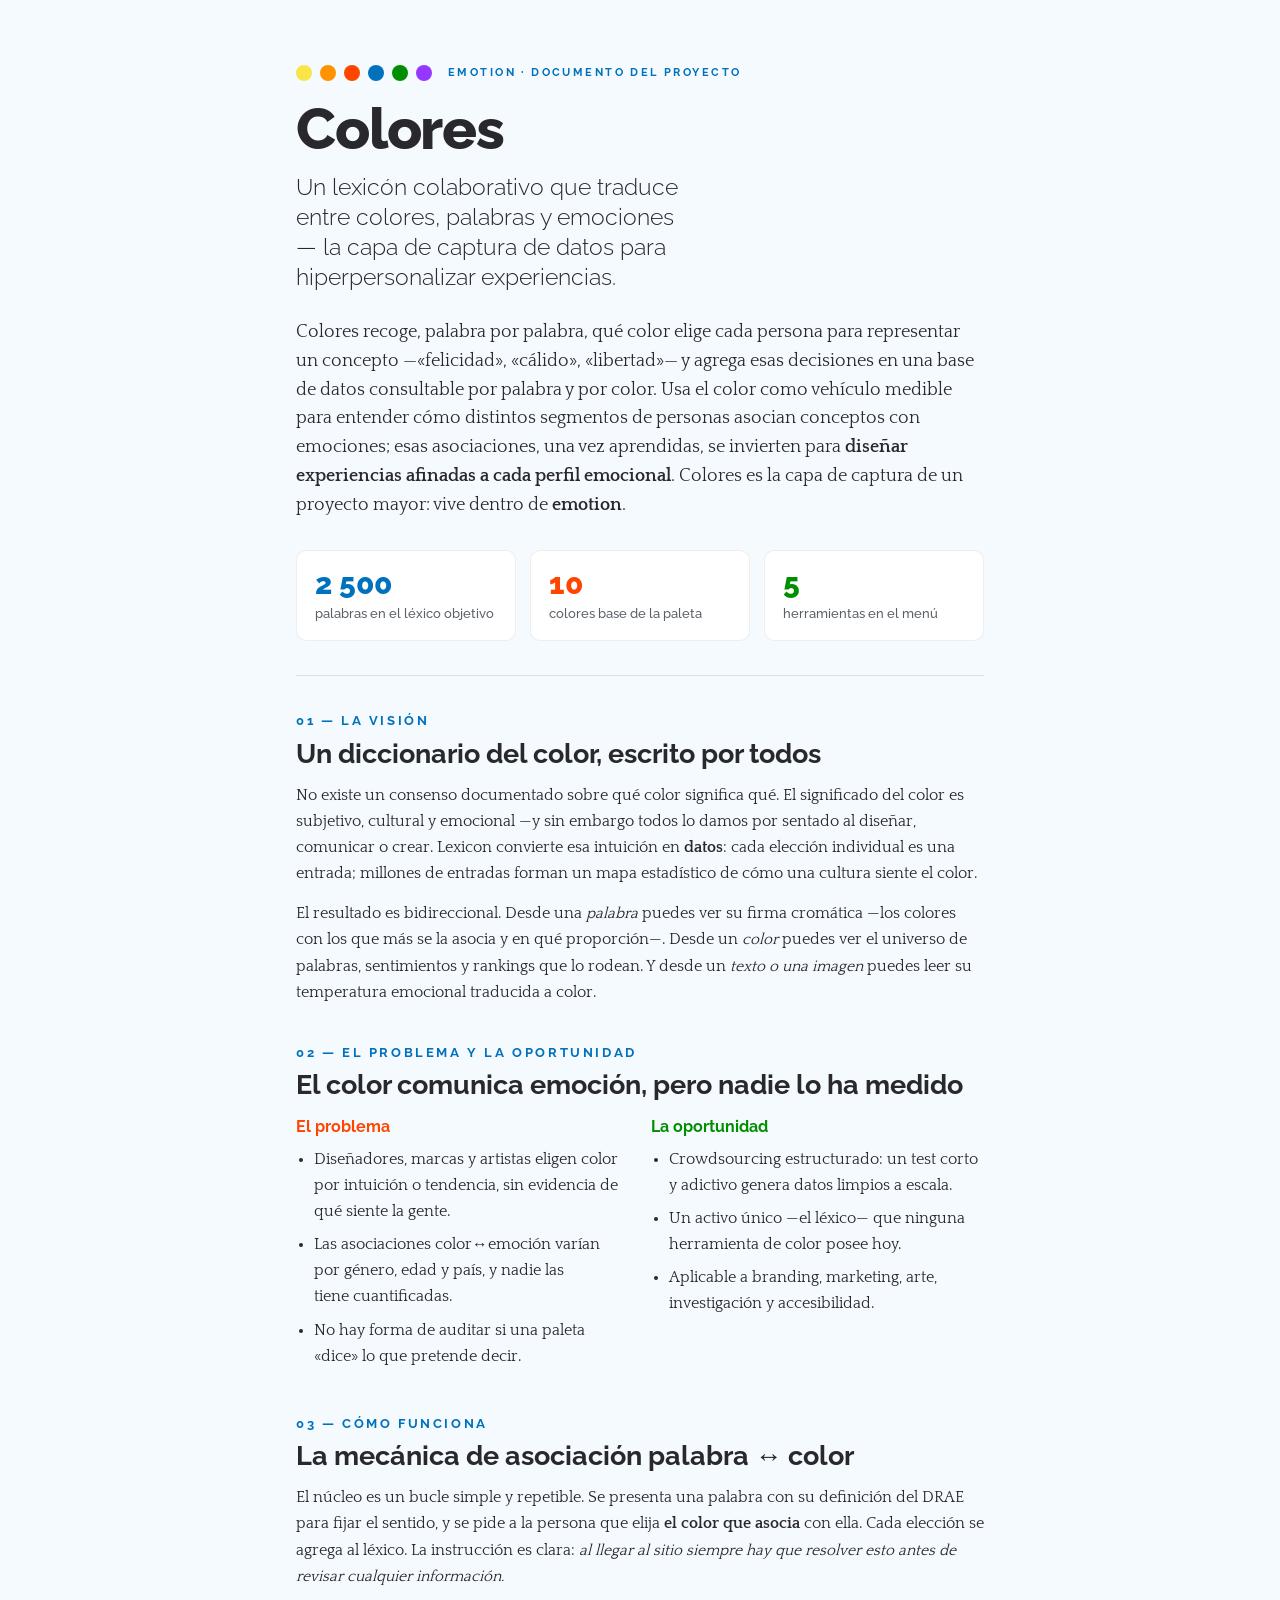
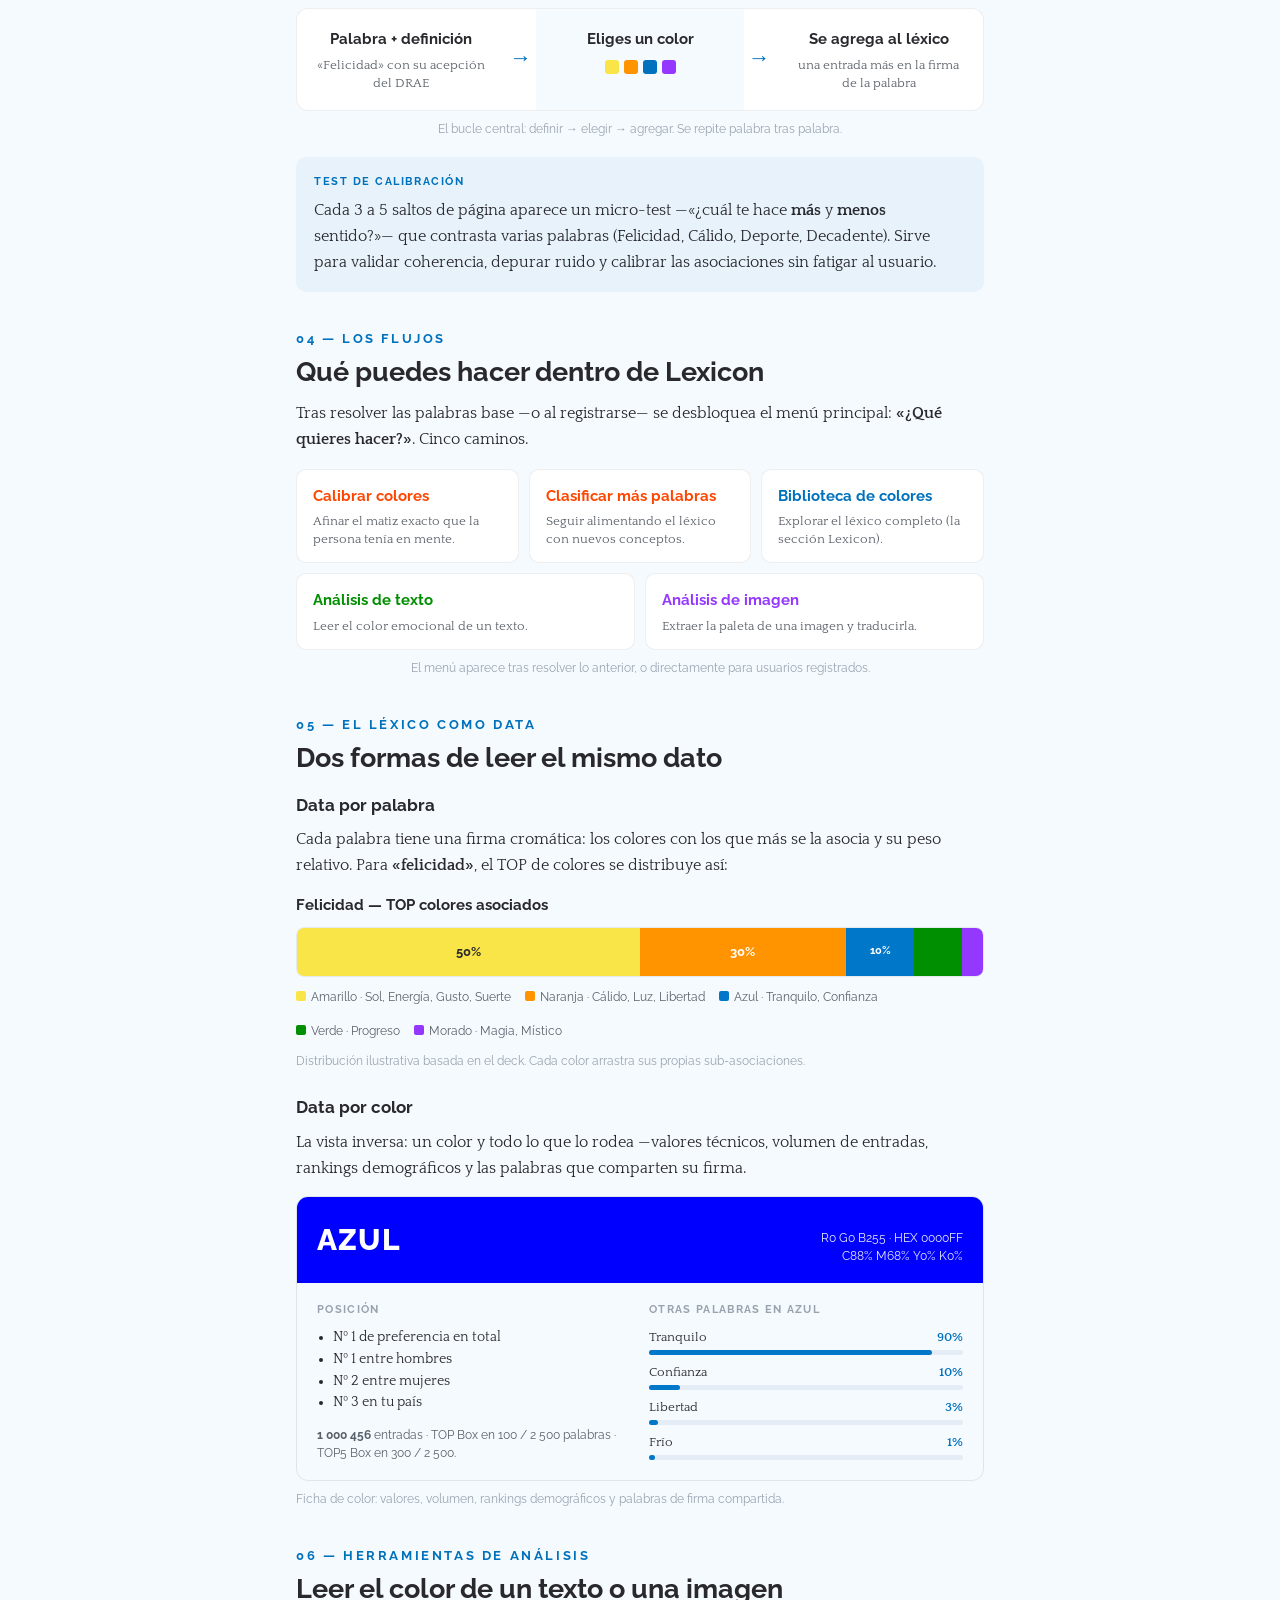
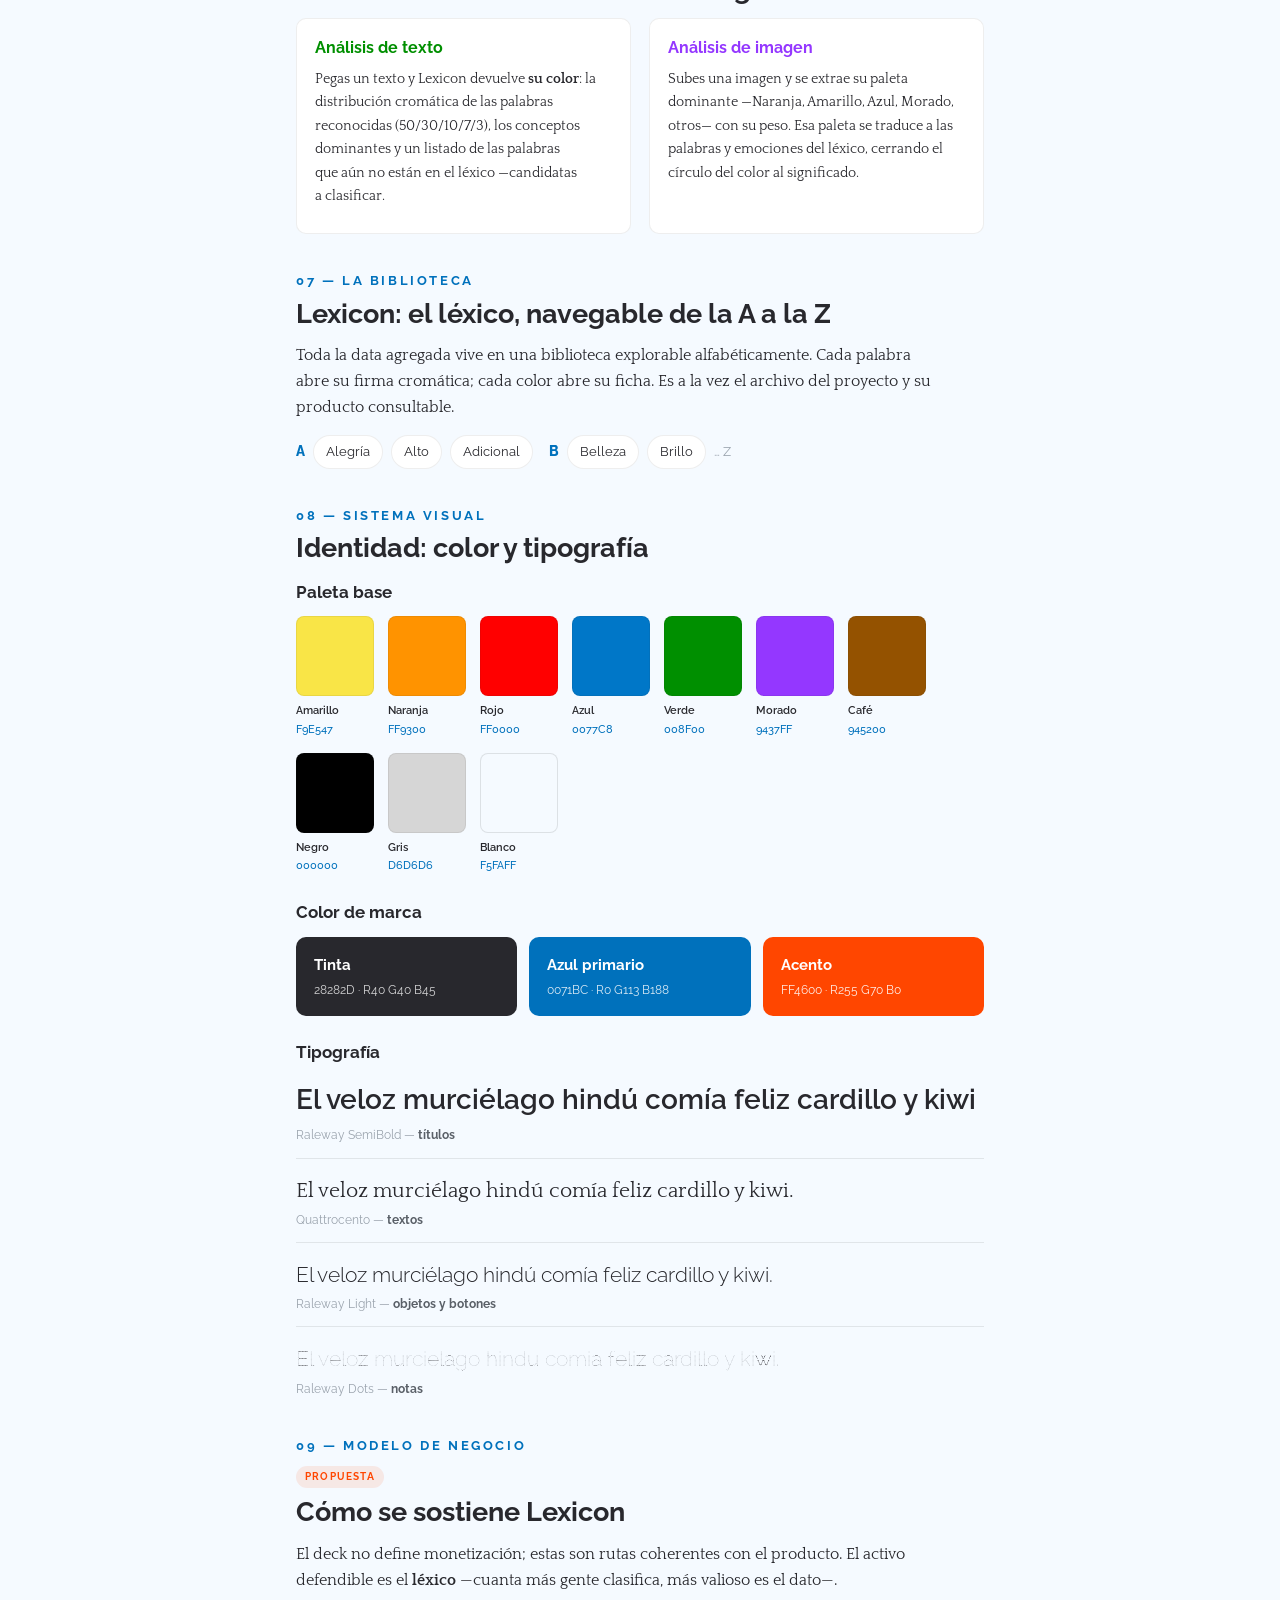
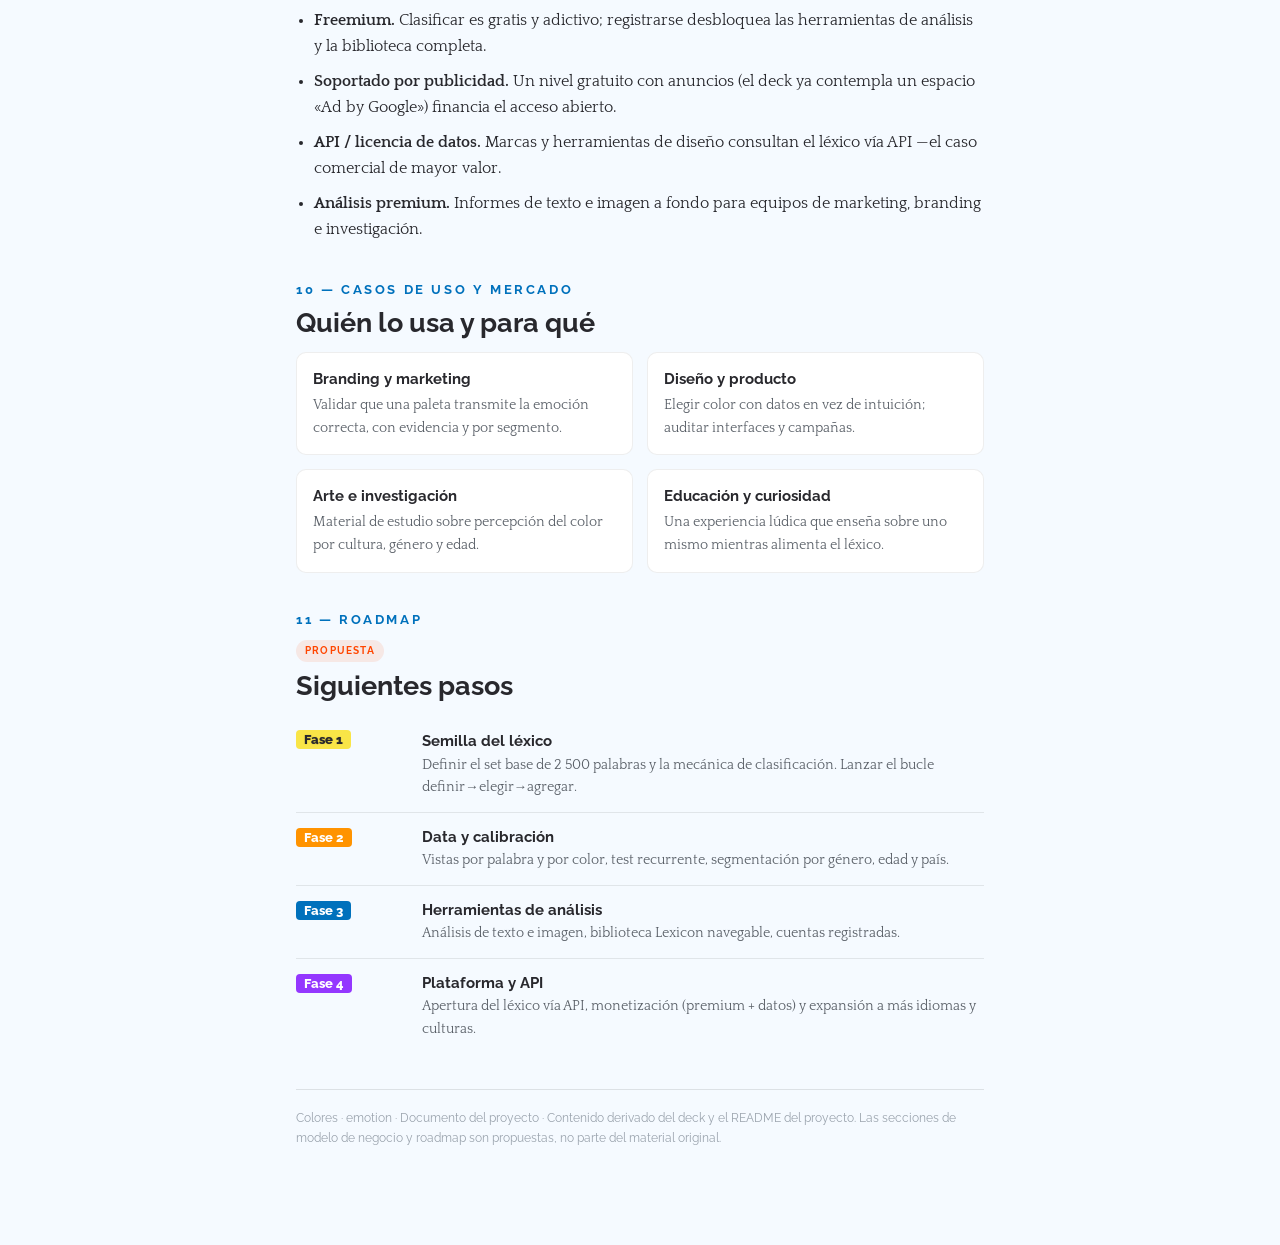
<file: docs/Colores-documento-proyecto.html>
<!DOCTYPE html>
<html>
<head>
<meta charset="utf-8">
<meta name="viewport" content="width=device-width, initial-scale=1">

</head>
<body>
<x-dc>
<helmet>
<link rel="preconnect" href="https://fonts.googleapis.com">
<link rel="preconnect" href="https://fonts.gstatic.com" crossorigin>
<link href="https://fonts.googleapis.com/css2?family=Raleway:ital,wght@0,300;0,400;0,500;0,600;0,700;0,800;1,400&family=Quattrocento:wght@400;700&family=Raleway+Dots&display=swap" rel="stylesheet">
<style>
  body { margin: 0; background: #F5FAFF; }
  .doc { box-sizing: border-box; max-width: 8.5in; margin: 0 auto; background: inherit;
         padding: 64px clamp(24px, 5vw, 0.75in) 96px;
         font-family: Quattrocento, Georgia, serif; color: #28282D;
         font-size: 15.5px; line-height: 1.68; }
  .doc-frame { width: 100%; border-collapse: collapse; }
  .doc-frame td { padding: 0; }
  .running-hdr, .running-ftr, .hdr-space, .ftr-space { display: none; }
  .doc h1, .doc h2, .doc h3, .doc h4 { font-family: Raleway, sans-serif; color: #28282D; }
  h1, h2, h3 { text-wrap: balance; }
  p, li { text-wrap: pretty; }
  .doc a { color: #0071BC; }
  @page { size: letter; margin: 0; }
  @media print {
    html { -webkit-print-color-adjust: exact; print-color-adjust: exact; }
    html, body { margin: 0; padding: 0; }
    .doc { max-width: none !important; margin: 0 !important; padding: 0 0.75in !important;
           box-shadow: none !important; border: none !important; }
    #dc-root, .sc-host { height: auto !important; }
    .hdr-space, .ftr-space { display: table-cell; height: 0.7in !important; }
    .running-hdr, .running-ftr { display: flex !important; justify-content: space-between;
           align-items: baseline; position: fixed !important; left: 0; right: 0; margin: 0 !important;
           font-family: Raleway, sans-serif; font-size: 10px; letter-spacing: 0.08em;
           text-transform: uppercase; color: #9aa3ad; }
    .running-hdr { top: 0; padding: 0.32in 0.75in 0 !important; }
    .running-ftr { bottom: 0; padding: 0 0.75in 0.32in !important; }
    h1, h2, h3, h4, h5, h6 { break-after: avoid; }
    figure, pre, blockquote, .keep { break-inside: avoid; }
    p, li { orphans: 3; widows: 3; }
    .screen-only { display: none !important; }
  }
</style>
</helmet>
<main class="doc">
  <table class="doc-frame" role="presentation">
    <thead><tr><td class="hdr-space"></td></tr></thead>
    <tbody><tr><td>

      <div class="running-hdr"><span>Colores</span><span>Documento del proyecto</span></div>
      <div class="running-ftr"><span>Confidencial</span><span>Borrador · 2026</span></div>

      <!-- ===== PORTADA / RESUMEN ===== -->
      <div style="display:flex;gap:8px;align-items:center;margin-bottom:18px">
        <span style="width:16px;height:16px;border-radius:50%;background:#F9E547"></span>
        <span style="width:16px;height:16px;border-radius:50%;background:#FF9300"></span>
        <span style="width:16px;height:16px;border-radius:50%;background:#FF4600"></span>
        <span style="width:16px;height:16px;border-radius:50%;background:#0071BC"></span>
        <span style="width:16px;height:16px;border-radius:50%;background:#008F00"></span>
        <span style="width:16px;height:16px;border-radius:50%;background:#9437FF"></span>
        <span style="font-family:Raleway,sans-serif;font-size:11px;font-weight:700;letter-spacing:0.22em;text-transform:uppercase;color:#0071BC;margin-left:8px">emotion · Documento del proyecto</span>
      </div>

      <h1 style="font-size:58px;font-weight:800;line-height:1.0;letter-spacing:-0.02em;margin:0 0 14px">Colores</h1>
      <p style="font-family:Raleway,sans-serif;font-weight:300;font-size:23px;line-height:1.3;color:#28282D;margin:0 0 26px;max-width:32ch">Un lexicón colaborativo que traduce entre colores, palabras y emociones — la capa de captura de datos para hiperpersonalizar experiencias.</p>

      <p style="font-size:18px;line-height:1.6;margin:0 0 8px;max-width:62ch">Colores recoge, palabra por palabra, qué color elige cada persona para representar un concepto —«felicidad», «cálido», «libertad»— y agrega esas decisiones en una base de datos consultable por palabra y por color. Usa el color como vehículo medible para entender cómo distintos segmentos de personas asocian conceptos con emociones; esas asociaciones, una vez aprendidas, se invierten para <strong>diseñar experiencias afinadas a cada perfil emocional</strong>. Colores es la capa de captura de un proyecto mayor: vive dentro de <strong>emotion</strong>.</p>

      <div class="keep" style="display:grid;grid-template-columns:repeat(3,1fr);gap:14px;margin:30px 0 8px">
        <div style="background:#fff;border:1px solid rgba(40,40,45,.08);border-radius:10px;padding:18px 18px 16px">
          <div style="font-family:Raleway,sans-serif;font-weight:800;font-size:30px;color:#0071BC;line-height:1">2 500</div>
          <div style="font-family:Raleway,sans-serif;font-size:13px;font-weight:500;color:#5a6068;margin-top:4px">palabras en el léxico objetivo</div>
        </div>
        <div style="background:#fff;border:1px solid rgba(40,40,45,.08);border-radius:10px;padding:18px 18px 16px">
          <div style="font-family:Raleway,sans-serif;font-weight:800;font-size:30px;color:#FF4600;line-height:1">10</div>
          <div style="font-family:Raleway,sans-serif;font-size:13px;font-weight:500;color:#5a6068;margin-top:4px">colores base de la paleta</div>
        </div>
        <div style="background:#fff;border:1px solid rgba(40,40,45,.08);border-radius:10px;padding:18px 18px 16px">
          <div style="font-family:Raleway,sans-serif;font-weight:800;font-size:30px;color:#008F00;line-height:1">5</div>
          <div style="font-family:Raleway,sans-serif;font-size:13px;font-weight:500;color:#5a6068;margin-top:4px">herramientas en el menú</div>
        </div>
      </div>

      <hr style="border:none;border-top:1px solid rgba(40,40,45,.12);margin:34px 0">

      <!-- ===== 1. VISIÓN ===== -->
      <h2 style="font-size:13px;font-weight:700;letter-spacing:0.2em;text-transform:uppercase;color:#0071BC;margin:0 0 6px">01 — La visión</h2>
      <h3 style="font-size:27px;font-weight:700;line-height:1.15;margin:0 0 14px">Un diccionario del color, escrito por todos</h3>
      <p style="margin:0 0 14px">No existe un consenso documentado sobre qué color significa qué. El significado del color es subjetivo, cultural y emocional —y sin embargo todos lo damos por sentado al diseñar, comunicar o crear. Lexicon convierte esa intuición en <strong>datos</strong>: cada elección individual es una entrada; millones de entradas forman un mapa estadístico de cómo una cultura siente el color.</p>
      <p style="margin:0 0 14px">El resultado es bidireccional. Desde una <em>palabra</em> puedes ver su firma cromática —los colores con los que más se la asocia y en qué proporción—. Desde un <em>color</em> puedes ver el universo de palabras, sentimientos y rankings que lo rodean. Y desde un <em>texto o una imagen</em> puedes leer su temperatura emocional traducida a color.</p>

      <!-- ===== 2. PROBLEMA Y OPORTUNIDAD ===== -->
      <h2 style="font-size:13px;font-weight:700;letter-spacing:0.2em;text-transform:uppercase;color:#0071BC;margin:36px 0 6px">02 — El problema y la oportunidad</h2>
      <h3 style="font-size:27px;font-weight:700;line-height:1.15;margin:0 0 14px">El color comunica emoción, pero nadie lo ha medido</h3>
      <div style="display:grid;grid-template-columns:1fr 1fr;gap:22px;margin:6px 0 4px">
        <div>
          <h4 style="font-size:16px;font-weight:700;margin:0 0 6px;color:#FF4600">El problema</h4>
          <ul style="margin:0;padding-left:18px">
            <li style="margin-bottom:7px">Diseñadores, marcas y artistas eligen color por intuición o tendencia, sin evidencia de qué siente la gente.</li>
            <li style="margin-bottom:7px">Las asociaciones color↔emoción varían por género, edad y país, y nadie las tiene cuantificadas.</li>
            <li style="margin-bottom:7px">No hay forma de auditar si una paleta «dice» lo que pretende decir.</li>
          </ul>
        </div>
        <div>
          <h4 style="font-size:16px;font-weight:700;margin:0 0 6px;color:#008F00">La oportunidad</h4>
          <ul style="margin:0;padding-left:18px">
            <li style="margin-bottom:7px">Crowdsourcing estructurado: un test corto y adictivo genera datos limpios a escala.</li>
            <li style="margin-bottom:7px">Un activo único —el léxico— que ninguna herramienta de color posee hoy.</li>
            <li style="margin-bottom:7px">Aplicable a branding, marketing, arte, investigación y accesibilidad.</li>
          </ul>
        </div>
      </div>

      <!-- ===== 3. CÓMO FUNCIONA ===== -->
      <h2 style="font-size:13px;font-weight:700;letter-spacing:0.2em;text-transform:uppercase;color:#0071BC;margin:36px 0 6px">03 — Cómo funciona</h2>
      <h3 style="font-size:27px;font-weight:700;line-height:1.15;margin:0 0 14px">La mecánica de asociación palabra ↔ color</h3>
      <p style="margin:0 0 18px">El núcleo es un bucle simple y repetible. Se presenta una palabra con su definición del DRAE para fijar el sentido, y se pide a la persona que elija <strong>el color que asocia</strong> con ella. Cada elección se agrega al léxico. La instrucción es clara: <em>al llegar al sitio siempre hay que resolver esto antes de revisar cualquier información.</em></p>

      <figure class="keep" style="margin:0 0 18px">
        <div style="display:flex;align-items:stretch;gap:0;background:#fff;border:1px solid rgba(40,40,45,.08);border-radius:12px;overflow:hidden">
          <div style="flex:1;padding:18px 16px;text-align:center">
            <div style="font-family:Raleway,sans-serif;font-weight:700;font-size:15px">Palabra + definición</div>
            <div style="font-size:13px;color:#5a6068;margin-top:4px;line-height:1.4">«Felicidad» con su acepción del DRAE</div>
          </div>
          <div style="display:flex;align-items:center;color:#0071BC;font-size:22px;padding:0 4px">→</div>
          <div style="flex:1;padding:18px 16px;text-align:center;background:#F5FAFF">
            <div style="font-family:Raleway,sans-serif;font-weight:700;font-size:15px">Eliges un color</div>
            <div style="display:flex;justify-content:center;gap:5px;margin-top:8px">
              <span style="width:14px;height:14px;border-radius:3px;background:#F9E547"></span>
              <span style="width:14px;height:14px;border-radius:3px;background:#FF9300"></span>
              <span style="width:14px;height:14px;border-radius:3px;background:#0071BC"></span>
              <span style="width:14px;height:14px;border-radius:3px;background:#9437FF"></span>
            </div>
          </div>
          <div style="display:flex;align-items:center;color:#0071BC;font-size:22px;padding:0 4px">→</div>
          <div style="flex:1;padding:18px 16px;text-align:center">
            <div style="font-family:Raleway,sans-serif;font-weight:700;font-size:15px">Se agrega al léxico</div>
            <div style="font-size:13px;color:#5a6068;margin-top:4px;line-height:1.4">una entrada más en la firma de la palabra</div>
          </div>
        </div>
        <figcaption style="font-family:Raleway,sans-serif;font-size:12px;color:#9aa3ad;margin-top:8px;text-align:center">El bucle central: definir → elegir → agregar. Se repite palabra tras palabra.</figcaption>
      </figure>

      <div class="keep" style="background:rgba(0,113,188,.06);border-radius:10px;padding:16px 18px;margin:0 0 6px">
        <div style="font-family:Raleway,sans-serif;font-size:11px;font-weight:700;letter-spacing:0.14em;text-transform:uppercase;color:#0071BC;margin-bottom:6px">Test de calibración</div>
        <p style="margin:0">Cada 3 a 5 saltos de página aparece un micro-test —«¿cuál te hace <strong>más</strong> y <strong>menos</strong> sentido?»— que contrasta varias palabras (Felicidad, Cálido, Deporte, Decadente). Sirve para validar coherencia, depurar ruido y calibrar las asociaciones sin fatigar al usuario.</p>
      </div>

      <!-- ===== 4. FLUJOS ===== -->
      <h2 style="font-size:13px;font-weight:700;letter-spacing:0.2em;text-transform:uppercase;color:#0071BC;margin:36px 0 6px">04 — Los flujos</h2>
      <h3 style="font-size:27px;font-weight:700;line-height:1.15;margin:0 0 14px">Qué puedes hacer dentro de Lexicon</h3>
      <p style="margin:0 0 16px">Tras resolver las palabras base —o al registrarse— se desbloquea el menú principal: <strong>«¿Qué quieres hacer?»</strong>. Cinco caminos.</p>

      <figure class="keep" style="margin:0 0 10px">
        <div style="display:flex;flex-wrap:wrap;gap:10px">
          <div style="flex:1;min-width:150px;background:#fff;border:1px solid rgba(40,40,45,.08);border-radius:10px;padding:14px 16px">
            <div style="font-family:Raleway,sans-serif;font-weight:700;font-size:15px;color:#FF4600">Calibrar colores</div>
            <div style="font-size:13px;color:#5a6068;line-height:1.4;margin-top:3px">Afinar el matiz exacto que la persona tenía en mente.</div>
          </div>
          <div style="flex:1;min-width:150px;background:#fff;border:1px solid rgba(40,40,45,.08);border-radius:10px;padding:14px 16px">
            <div style="font-family:Raleway,sans-serif;font-weight:700;font-size:15px;color:#FF4600">Clasificar más palabras</div>
            <div style="font-size:13px;color:#5a6068;line-height:1.4;margin-top:3px">Seguir alimentando el léxico con nuevos conceptos.</div>
          </div>
          <div style="flex:1;min-width:150px;background:#fff;border:1px solid rgba(40,40,45,.08);border-radius:10px;padding:14px 16px">
            <div style="font-family:Raleway,sans-serif;font-weight:700;font-size:15px;color:#0071BC">Biblioteca de colores</div>
            <div style="font-size:13px;color:#5a6068;line-height:1.4;margin-top:3px">Explorar el léxico completo (la sección Lexicon).</div>
          </div>
          <div style="flex:1;min-width:150px;background:#fff;border:1px solid rgba(40,40,45,.08);border-radius:10px;padding:14px 16px">
            <div style="font-family:Raleway,sans-serif;font-weight:700;font-size:15px;color:#008F00">Análisis de texto</div>
            <div style="font-size:13px;color:#5a6068;line-height:1.4;margin-top:3px">Leer el color emocional de un texto.</div>
          </div>
          <div style="flex:1;min-width:150px;background:#fff;border:1px solid rgba(40,40,45,.08);border-radius:10px;padding:14px 16px">
            <div style="font-family:Raleway,sans-serif;font-weight:700;font-size:15px;color:#9437FF">Análisis de imagen</div>
            <div style="font-size:13px;color:#5a6068;line-height:1.4;margin-top:3px">Extraer la paleta de una imagen y traducirla.</div>
          </div>
        </div>
        <figcaption style="font-family:Raleway,sans-serif;font-size:12px;color:#9aa3ad;margin-top:8px;text-align:center">El menú aparece tras resolver lo anterior, o directamente para usuarios registrados.</figcaption>
      </figure>

      <!-- ===== 5. DATA POR PALABRA Y POR COLOR ===== -->
      <h2 style="font-size:13px;font-weight:700;letter-spacing:0.2em;text-transform:uppercase;color:#0071BC;margin:36px 0 6px">05 — El léxico como data</h2>
      <h3 style="font-size:27px;font-weight:700;line-height:1.15;margin:0 0 14px">Dos formas de leer el mismo dato</h3>

      <h4 style="font-size:17px;font-weight:700;margin:18px 0 8px">Data por palabra</h4>
      <p style="margin:0 0 14px">Cada palabra tiene una firma cromática: los colores con los que más se la asocia y su peso relativo. Para <strong>«felicidad»</strong>, el TOP de colores se distribuye así:</p>

      <figure class="keep" style="margin:0 0 22px">
        <div style="font-family:Raleway,sans-serif;font-weight:700;font-size:15px;margin-bottom:8px">Felicidad — TOP colores asociados</div>
        <div style="display:flex;height:48px;border-radius:8px;overflow:hidden;border:1px solid rgba(40,40,45,.08)">
          <div style="width:50%;background:#F9E547;display:flex;align-items:center;justify-content:center;font-family:Raleway,sans-serif;font-weight:700;font-size:13px;color:#28282D">50%</div>
          <div style="width:30%;background:#FF9300;display:flex;align-items:center;justify-content:center;font-family:Raleway,sans-serif;font-weight:700;font-size:13px;color:#fff">30%</div>
          <div style="width:10%;background:#0077C8;display:flex;align-items:center;justify-content:center;font-family:Raleway,sans-serif;font-weight:700;font-size:11px;color:#fff">10%</div>
          <div style="width:7%;background:#008F00"></div>
          <div style="width:3%;background:#9437FF"></div>
        </div>
        <div style="display:flex;flex-wrap:wrap;gap:14px;margin-top:10px;font-family:Raleway,sans-serif;font-size:12px;color:#5a6068">
          <span><span style="display:inline-block;width:10px;height:10px;border-radius:2px;background:#F9E547;margin-right:5px"></span>Amarillo · Sol, Energía, Gusto, Suerte</span>
          <span><span style="display:inline-block;width:10px;height:10px;border-radius:2px;background:#FF9300;margin-right:5px"></span>Naranja · Cálido, Luz, Libertad</span>
          <span><span style="display:inline-block;width:10px;height:10px;border-radius:2px;background:#0077C8;margin-right:5px"></span>Azul · Tranquilo, Confianza</span>
          <span><span style="display:inline-block;width:10px;height:10px;border-radius:2px;background:#008F00;margin-right:5px"></span>Verde · Progreso</span>
          <span><span style="display:inline-block;width:10px;height:10px;border-radius:2px;background:#9437FF;margin-right:5px"></span>Morado · Magia, Místico</span>
        </div>
        <figcaption style="font-family:Raleway,sans-serif;font-size:12px;color:#9aa3ad;margin-top:10px">Distribución ilustrativa basada en el deck. Cada color arrastra sus propias sub-asociaciones.</figcaption>
      </figure>

      <h4 style="font-size:17px;font-weight:700;margin:18px 0 8px">Data por color</h4>
      <p style="margin:0 0 14px">La vista inversa: un color y todo lo que lo rodea —valores técnicos, volumen de entradas, rankings demográficos y las palabras que comparten su firma.</p>

      <figure class="keep" style="margin:0 0 10px">
        <div style="border:1px solid rgba(40,40,45,.1);border-radius:12px;overflow:hidden">
          <div style="background:#0000FF;color:#fff;padding:18px 20px;display:flex;justify-content:space-between;align-items:flex-end">
            <div style="font-family:Raleway,sans-serif;font-weight:800;font-size:30px;letter-spacing:0.04em">AZUL</div>
            <div style="font-family:Raleway,sans-serif;font-size:12px;text-align:right;line-height:1.5;opacity:.92">
              R0 G0 B255 · HEX 0000FF<br>C88% M68% Y0% K0%
            </div>
          </div>
          <div style="padding:18px 20px;display:grid;grid-template-columns:1fr 1fr;gap:18px">
            <div>
              <div style="font-family:Raleway,sans-serif;font-size:11px;font-weight:700;letter-spacing:0.12em;text-transform:uppercase;color:#9aa3ad;margin-bottom:8px">Posición</div>
              <ul style="margin:0;padding-left:16px;font-size:13.5px;line-height:1.6">
                <li>Nº 1 de preferencia en total</li>
                <li>Nº 1 entre hombres</li>
                <li>Nº 2 entre mujeres</li>
                <li>Nº 3 en tu país</li>
              </ul>
              <div style="font-family:Raleway,sans-serif;font-size:12px;color:#5a6068;margin-top:12px;line-height:1.5">
                <strong>1 000 456</strong> entradas · TOP&nbsp;Box en 100 / 2 500 palabras · TOP5&nbsp;Box en 300 / 2 500.
              </div>
            </div>
            <div>
              <div style="font-family:Raleway,sans-serif;font-size:11px;font-weight:700;letter-spacing:0.12em;text-transform:uppercase;color:#9aa3ad;margin-bottom:8px">Otras palabras en azul</div>
              <div style="display:flex;flex-direction:column;gap:7px">
                <div><div style="display:flex;justify-content:space-between;font-size:12.5px"><span>Tranquilo</span><span style="color:#0071BC;font-weight:700">90%</span></div><div style="height:5px;background:#e4ecf5;border-radius:3px;margin-top:2px"><div style="width:90%;height:5px;background:#0077C8;border-radius:3px"></div></div></div>
                <div><div style="display:flex;justify-content:space-between;font-size:12.5px"><span>Confianza</span><span style="color:#0071BC;font-weight:700">10%</span></div><div style="height:5px;background:#e4ecf5;border-radius:3px;margin-top:2px"><div style="width:10%;height:5px;background:#0077C8;border-radius:3px"></div></div></div>
                <div><div style="display:flex;justify-content:space-between;font-size:12.5px"><span>Libertad</span><span style="color:#0071BC;font-weight:700">3%</span></div><div style="height:5px;background:#e4ecf5;border-radius:3px;margin-top:2px"><div style="width:3%;height:5px;background:#0077C8;border-radius:3px"></div></div></div>
                <div><div style="display:flex;justify-content:space-between;font-size:12.5px"><span>Frío</span><span style="color:#0071BC;font-weight:700">1%</span></div><div style="height:5px;background:#e4ecf5;border-radius:3px;margin-top:2px"><div style="width:2%;height:5px;background:#0077C8;border-radius:3px"></div></div></div>
              </div>
            </div>
          </div>
        </div>
        <figcaption style="font-family:Raleway,sans-serif;font-size:12px;color:#9aa3ad;margin-top:8px">Ficha de color: valores, volumen, rankings demográficos y palabras de firma compartida.</figcaption>
      </figure>

      <!-- ===== 6. ANÁLISIS TEXTO E IMAGEN ===== -->
      <h2 style="font-size:13px;font-weight:700;letter-spacing:0.2em;text-transform:uppercase;color:#0071BC;margin:36px 0 6px">06 — Herramientas de análisis</h2>
      <h3 style="font-size:27px;font-weight:700;line-height:1.15;margin:0 0 14px">Leer el color de un texto o una imagen</h3>
      <div style="display:grid;grid-template-columns:1fr 1fr;gap:18px">
        <div class="keep" style="background:#fff;border:1px solid rgba(40,40,45,.08);border-radius:10px;padding:16px 18px">
          <h4 style="font-size:16px;font-weight:700;margin:0 0 6px;color:#008F00">Análisis de texto</h4>
          <p style="margin:0 0 8px;font-size:14px">Pegas un texto y Lexicon devuelve <strong>su color</strong>: la distribución cromática de las palabras reconocidas (50/30/10/7/3), los conceptos dominantes y un listado de las palabras que aún no están en el léxico —candidatas a clasificar.</p>
        </div>
        <div class="keep" style="background:#fff;border:1px solid rgba(40,40,45,.08);border-radius:10px;padding:16px 18px">
          <h4 style="font-size:16px;font-weight:700;margin:0 0 6px;color:#9437FF">Análisis de imagen</h4>
          <p style="margin:0 0 8px;font-size:14px">Subes una imagen y se extrae su paleta dominante —Naranja, Amarillo, Azul, Morado, otros— con su peso. Esa paleta se traduce a las palabras y emociones del léxico, cerrando el círculo del color al significado.</p>
        </div>
      </div>

      <!-- ===== 7. LEXICON ===== -->
      <h2 style="font-size:13px;font-weight:700;letter-spacing:0.2em;text-transform:uppercase;color:#0071BC;margin:36px 0 6px">07 — La biblioteca</h2>
      <h3 style="font-size:27px;font-weight:700;line-height:1.15;margin:0 0 14px">Lexicon: el léxico, navegable de la A a la Z</h3>
      <p style="margin:0 0 14px">Toda la data agregada vive en una biblioteca explorable alfabéticamente. Cada palabra abre su firma cromática; cada color abre su ficha. Es a la vez el archivo del proyecto y su producto consultable.</p>
      <div class="keep" style="display:flex;gap:8px;flex-wrap:wrap;margin:6px 0 4px">
        <span style="font-family:Raleway,sans-serif;font-weight:800;font-size:14px;color:#0071BC;align-self:center">A</span>
        <span style="background:#fff;border:1px solid rgba(40,40,45,.08);border-radius:20px;padding:5px 12px;font-family:Raleway,sans-serif;font-size:13px">Alegría</span>
        <span style="background:#fff;border:1px solid rgba(40,40,45,.08);border-radius:20px;padding:5px 12px;font-family:Raleway,sans-serif;font-size:13px">Alto</span>
        <span style="background:#fff;border:1px solid rgba(40,40,45,.08);border-radius:20px;padding:5px 12px;font-family:Raleway,sans-serif;font-size:13px">Adicional</span>
        <span style="font-family:Raleway,sans-serif;font-weight:800;font-size:14px;color:#0071BC;align-self:center;margin-left:8px">B</span>
        <span style="background:#fff;border:1px solid rgba(40,40,45,.08);border-radius:20px;padding:5px 12px;font-family:Raleway,sans-serif;font-size:13px">Belleza</span>
        <span style="background:#fff;border:1px solid rgba(40,40,45,.08);border-radius:20px;padding:5px 12px;font-family:Raleway,sans-serif;font-size:13px">Brillo</span>
        <span style="color:#9aa3ad;align-self:center;font-family:Raleway,sans-serif;font-size:13px">… Z</span>
      </div>

      <!-- ===== 8. SISTEMA VISUAL ===== -->
      <h2 style="font-size:13px;font-weight:700;letter-spacing:0.2em;text-transform:uppercase;color:#0071BC;margin:36px 0 6px">08 — Sistema visual</h2>
      <h3 style="font-size:27px;font-weight:700;line-height:1.15;margin:0 0 14px">Identidad: color y tipografía</h3>

      <h4 style="font-size:17px;font-weight:700;margin:14px 0 10px">Paleta base</h4>
      <div class="keep" style="display:flex;flex-wrap:wrap;gap:14px;margin:0 0 22px">
        <figure style="margin:0;width:78px"><div style="height:78px;border-radius:8px;background:#F9E547;border:1px solid rgba(40,40,45,.08)"></div><figcaption style="font-family:Raleway,sans-serif;font-size:11px;margin-top:6px;font-weight:600">Amarillo<br><span style="color:#0071BC;font-weight:500">F9E547</span></figcaption></figure>
        <figure style="margin:0;width:78px"><div style="height:78px;border-radius:8px;background:#FF9300;border:1px solid rgba(40,40,45,.08)"></div><figcaption style="font-family:Raleway,sans-serif;font-size:11px;margin-top:6px;font-weight:600">Naranja<br><span style="color:#0071BC;font-weight:500">FF9300</span></figcaption></figure>
        <figure style="margin:0;width:78px"><div style="height:78px;border-radius:8px;background:#FF0000;border:1px solid rgba(40,40,45,.08)"></div><figcaption style="font-family:Raleway,sans-serif;font-size:11px;margin-top:6px;font-weight:600">Rojo<br><span style="color:#0071BC;font-weight:500">FF0000</span></figcaption></figure>
        <figure style="margin:0;width:78px"><div style="height:78px;border-radius:8px;background:#0077C8;border:1px solid rgba(40,40,45,.08)"></div><figcaption style="font-family:Raleway,sans-serif;font-size:11px;margin-top:6px;font-weight:600">Azul<br><span style="color:#0071BC;font-weight:500">0077C8</span></figcaption></figure>
        <figure style="margin:0;width:78px"><div style="height:78px;border-radius:8px;background:#008F00;border:1px solid rgba(40,40,45,.08)"></div><figcaption style="font-family:Raleway,sans-serif;font-size:11px;margin-top:6px;font-weight:600">Verde<br><span style="color:#0071BC;font-weight:500">008F00</span></figcaption></figure>
        <figure style="margin:0;width:78px"><div style="height:78px;border-radius:8px;background:#9437FF;border:1px solid rgba(40,40,45,.08)"></div><figcaption style="font-family:Raleway,sans-serif;font-size:11px;margin-top:6px;font-weight:600">Morado<br><span style="color:#0071BC;font-weight:500">9437FF</span></figcaption></figure>
        <figure style="margin:0;width:78px"><div style="height:78px;border-radius:8px;background:#945200;border:1px solid rgba(40,40,45,.08)"></div><figcaption style="font-family:Raleway,sans-serif;font-size:11px;margin-top:6px;font-weight:600">Café<br><span style="color:#0071BC;font-weight:500">945200</span></figcaption></figure>
        <figure style="margin:0;width:78px"><div style="height:78px;border-radius:8px;background:#000000;border:1px solid rgba(40,40,45,.08)"></div><figcaption style="font-family:Raleway,sans-serif;font-size:11px;margin-top:6px;font-weight:600">Negro<br><span style="color:#0071BC;font-weight:500">000000</span></figcaption></figure>
        <figure style="margin:0;width:78px"><div style="height:78px;border-radius:8px;background:#D6D6D6;border:1px solid rgba(40,40,45,.08)"></div><figcaption style="font-family:Raleway,sans-serif;font-size:11px;margin-top:6px;font-weight:600">Gris<br><span style="color:#0071BC;font-weight:500">D6D6D6</span></figcaption></figure>
        <figure style="margin:0;width:78px"><div style="height:78px;border-radius:8px;background:#F5FAFF;border:1px solid rgba(40,40,45,.12)"></div><figcaption style="font-family:Raleway,sans-serif;font-size:11px;margin-top:6px;font-weight:600">Blanco<br><span style="color:#0071BC;font-weight:500">F5FAFF</span></figcaption></figure>
      </div>

      <h4 style="font-size:17px;font-weight:700;margin:14px 0 10px">Color de marca</h4>
      <div class="keep" style="display:flex;gap:12px;margin:0 0 22px;flex-wrap:wrap">
        <div style="flex:1;min-width:150px;background:#28282D;color:#fff;border-radius:10px;padding:16px 18px"><div style="font-family:Raleway,sans-serif;font-weight:700;font-size:15px">Tinta</div><div style="font-family:Raleway,sans-serif;font-size:12px;opacity:.8;margin-top:2px">28282D · R40 G40 B45</div></div>
        <div style="flex:1;min-width:150px;background:#0071BC;color:#fff;border-radius:10px;padding:16px 18px"><div style="font-family:Raleway,sans-serif;font-weight:700;font-size:15px">Azul primario</div><div style="font-family:Raleway,sans-serif;font-size:12px;opacity:.85;margin-top:2px">0071BC · R0 G113 B188</div></div>
        <div style="flex:1;min-width:150px;background:#FF4600;color:#fff;border-radius:10px;padding:16px 18px"><div style="font-family:Raleway,sans-serif;font-weight:700;font-size:15px">Acento</div><div style="font-family:Raleway,sans-serif;font-size:12px;opacity:.9;margin-top:2px">FF4600 · R255 G70 B0</div></div>
      </div>

      <h4 style="font-size:17px;font-weight:700;margin:14px 0 10px">Tipografía</h4>
      <div class="keep" style="display:flex;flex-direction:column;gap:14px;margin:0 0 6px">
        <div style="border-bottom:1px solid rgba(40,40,45,.1);padding-bottom:12px">
          <div style="font-family:Raleway,sans-serif;font-weight:600;font-size:28px">El veloz murciélago hindú comía feliz cardillo y kiwi</div>
          <div style="font-family:Raleway,sans-serif;font-size:12px;color:#9aa3ad;margin-top:2px">Raleway SemiBold — <strong style="color:#5a6068">títulos</strong></div>
        </div>
        <div style="border-bottom:1px solid rgba(40,40,45,.1);padding-bottom:12px">
          <div style="font-family:Quattrocento,serif;font-size:21px">El veloz murciélago hindú comía feliz cardillo y kiwi.</div>
          <div style="font-family:Raleway,sans-serif;font-size:12px;color:#9aa3ad;margin-top:2px">Quattrocento — <strong style="color:#5a6068">textos</strong></div>
        </div>
        <div style="border-bottom:1px solid rgba(40,40,45,.1);padding-bottom:12px">
          <div style="font-family:Raleway,sans-serif;font-weight:300;font-size:21px">El veloz murciélago hindú comía feliz cardillo y kiwi.</div>
          <div style="font-family:Raleway,sans-serif;font-size:12px;color:#9aa3ad;margin-top:2px">Raleway Light — <strong style="color:#5a6068">objetos y botones</strong></div>
        </div>
        <div>
          <div style="font-family:'Raleway Dots',sans-serif;font-size:21px">El veloz murcielago hindu comia feliz cardillo y kiwi.</div>
          <div style="font-family:Raleway,sans-serif;font-size:12px;color:#9aa3ad;margin-top:2px">Raleway Dots — <strong style="color:#5a6068">notas</strong></div>
        </div>
      </div>

      <!-- ===== 9. MODELO DE NEGOCIO ===== -->
      <h2 style="font-size:13px;font-weight:700;letter-spacing:0.2em;text-transform:uppercase;color:#0071BC;margin:36px 0 6px">09 — Modelo de negocio</h2>
      <div style="display:inline-block;font-family:Raleway,sans-serif;font-size:10px;font-weight:700;letter-spacing:0.12em;text-transform:uppercase;color:#FF4600;background:rgba(255,70,0,.1);padding:3px 9px;border-radius:20px;margin-bottom:8px">Propuesta</div>
      <h3 style="font-size:27px;font-weight:700;line-height:1.15;margin:0 0 14px">Cómo se sostiene Lexicon</h3>
      <p style="margin:0 0 14px">El deck no define monetización; estas son rutas coherentes con el producto. El activo defendible es el <strong>léxico</strong> —cuanta más gente clasifica, más valioso es el dato—.</p>
      <ul style="margin:0;padding-left:18px">
        <li style="margin-bottom:9px"><strong>Freemium.</strong> Clasificar es gratis y adictivo; registrarse desbloquea las herramientas de análisis y la biblioteca completa.</li>
        <li style="margin-bottom:9px"><strong>Soportado por publicidad.</strong> Un nivel gratuito con anuncios (el deck ya contempla un espacio «Ad by Google») financia el acceso abierto.</li>
        <li style="margin-bottom:9px"><strong>API / licencia de datos.</strong> Marcas y herramientas de diseño consultan el léxico vía API —el caso comercial de mayor valor.</li>
        <li style="margin-bottom:9px"><strong>Análisis premium.</strong> Informes de texto e imagen a fondo para equipos de marketing, branding e investigación.</li>
      </ul>

      <!-- ===== 10. CASOS DE USO ===== -->
      <h2 style="font-size:13px;font-weight:700;letter-spacing:0.2em;text-transform:uppercase;color:#0071BC;margin:36px 0 6px">10 — Casos de uso y mercado</h2>
      <h3 style="font-size:27px;font-weight:700;line-height:1.15;margin:0 0 14px">Quién lo usa y para qué</h3>
      <div style="display:grid;grid-template-columns:1fr 1fr;gap:14px">
        <div class="keep" style="background:#fff;border:1px solid rgba(40,40,45,.08);border-radius:10px;padding:14px 16px"><div style="font-family:Raleway,sans-serif;font-weight:700;font-size:15px">Branding y marketing</div><div style="font-size:13.5px;color:#5a6068;margin-top:3px">Validar que una paleta transmite la emoción correcta, con evidencia y por segmento.</div></div>
        <div class="keep" style="background:#fff;border:1px solid rgba(40,40,45,.08);border-radius:10px;padding:14px 16px"><div style="font-family:Raleway,sans-serif;font-weight:700;font-size:15px">Diseño y producto</div><div style="font-size:13.5px;color:#5a6068;margin-top:3px">Elegir color con datos en vez de intuición; auditar interfaces y campañas.</div></div>
        <div class="keep" style="background:#fff;border:1px solid rgba(40,40,45,.08);border-radius:10px;padding:14px 16px"><div style="font-family:Raleway,sans-serif;font-weight:700;font-size:15px">Arte e investigación</div><div style="font-size:13.5px;color:#5a6068;margin-top:3px">Material de estudio sobre percepción del color por cultura, género y edad.</div></div>
        <div class="keep" style="background:#fff;border:1px solid rgba(40,40,45,.08);border-radius:10px;padding:14px 16px"><div style="font-family:Raleway,sans-serif;font-weight:700;font-size:15px">Educación y curiosidad</div><div style="font-size:13.5px;color:#5a6068;margin-top:3px">Una experiencia lúdica que enseña sobre uno mismo mientras alimenta el léxico.</div></div>
      </div>

      <!-- ===== 11. ROADMAP ===== -->
      <h2 style="font-size:13px;font-weight:700;letter-spacing:0.2em;text-transform:uppercase;color:#0071BC;margin:36px 0 6px">11 — Roadmap</h2>
      <div style="display:inline-block;font-family:Raleway,sans-serif;font-size:10px;font-weight:700;letter-spacing:0.12em;text-transform:uppercase;color:#FF4600;background:rgba(255,70,0,.1);padding:3px 9px;border-radius:20px;margin-bottom:8px">Propuesta</div>
      <h3 style="font-size:27px;font-weight:700;line-height:1.15;margin:0 0 16px">Siguientes pasos</h3>
      <div class="keep" style="display:flex;flex-direction:column;gap:0">
        <div style="display:flex;gap:16px;padding:12px 0;border-bottom:1px solid rgba(40,40,45,.1)">
          <div style="flex:0 0 110px;font-family:Raleway,sans-serif;font-weight:800;font-size:13px;color:#F9E547;text-shadow:0 0 1px rgba(40,40,45,.4)"><span style="color:#28282D;background:#F9E547;padding:2px 8px;border-radius:4px">Fase 1</span></div>
          <div><div style="font-family:Raleway,sans-serif;font-weight:700;font-size:15px">Semilla del léxico</div><div style="font-size:13.5px;color:#5a6068">Definir el set base de 2 500 palabras y la mecánica de clasificación. Lanzar el bucle definir→elegir→agregar.</div></div>
        </div>
        <div style="display:flex;gap:16px;padding:12px 0;border-bottom:1px solid rgba(40,40,45,.1)">
          <div style="flex:0 0 110px"><span style="font-family:Raleway,sans-serif;font-weight:800;font-size:13px;color:#fff;background:#FF9300;padding:2px 8px;border-radius:4px">Fase 2</span></div>
          <div><div style="font-family:Raleway,sans-serif;font-weight:700;font-size:15px">Data y calibración</div><div style="font-size:13.5px;color:#5a6068">Vistas por palabra y por color, test recurrente, segmentación por género, edad y país.</div></div>
        </div>
        <div style="display:flex;gap:16px;padding:12px 0;border-bottom:1px solid rgba(40,40,45,.1)">
          <div style="flex:0 0 110px"><span style="font-family:Raleway,sans-serif;font-weight:800;font-size:13px;color:#fff;background:#0071BC;padding:2px 8px;border-radius:4px">Fase 3</span></div>
          <div><div style="font-family:Raleway,sans-serif;font-weight:700;font-size:15px">Herramientas de análisis</div><div style="font-size:13.5px;color:#5a6068">Análisis de texto e imagen, biblioteca Lexicon navegable, cuentas registradas.</div></div>
        </div>
        <div style="display:flex;gap:16px;padding:12px 0">
          <div style="flex:0 0 110px"><span style="font-family:Raleway,sans-serif;font-weight:800;font-size:13px;color:#fff;background:#9437FF;padding:2px 8px;border-radius:4px">Fase 4</span></div>
          <div><div style="font-family:Raleway,sans-serif;font-weight:700;font-size:15px">Plataforma y API</div><div style="font-size:13.5px;color:#5a6068">Apertura del léxico vía API, monetización (premium + datos) y expansión a más idiomas y culturas.</div></div>
        </div>
      </div>

      <hr style="border:none;border-top:1px solid rgba(40,40,45,.12);margin:36px 0 18px">
      <p style="font-family:Raleway,sans-serif;font-size:12px;color:#9aa3ad;margin:0">Colores · emotion · Documento del proyecto · Contenido derivado del deck y el README del proyecto. Las secciones de modelo de negocio y roadmap son propuestas, no parte del material original.</p>

    </td></tr></tbody>
    <tfoot><tr><td class="ftr-space"></td></tr></tfoot>
  </table>
</main>
</x-dc>
</body>
</html>
</file>
